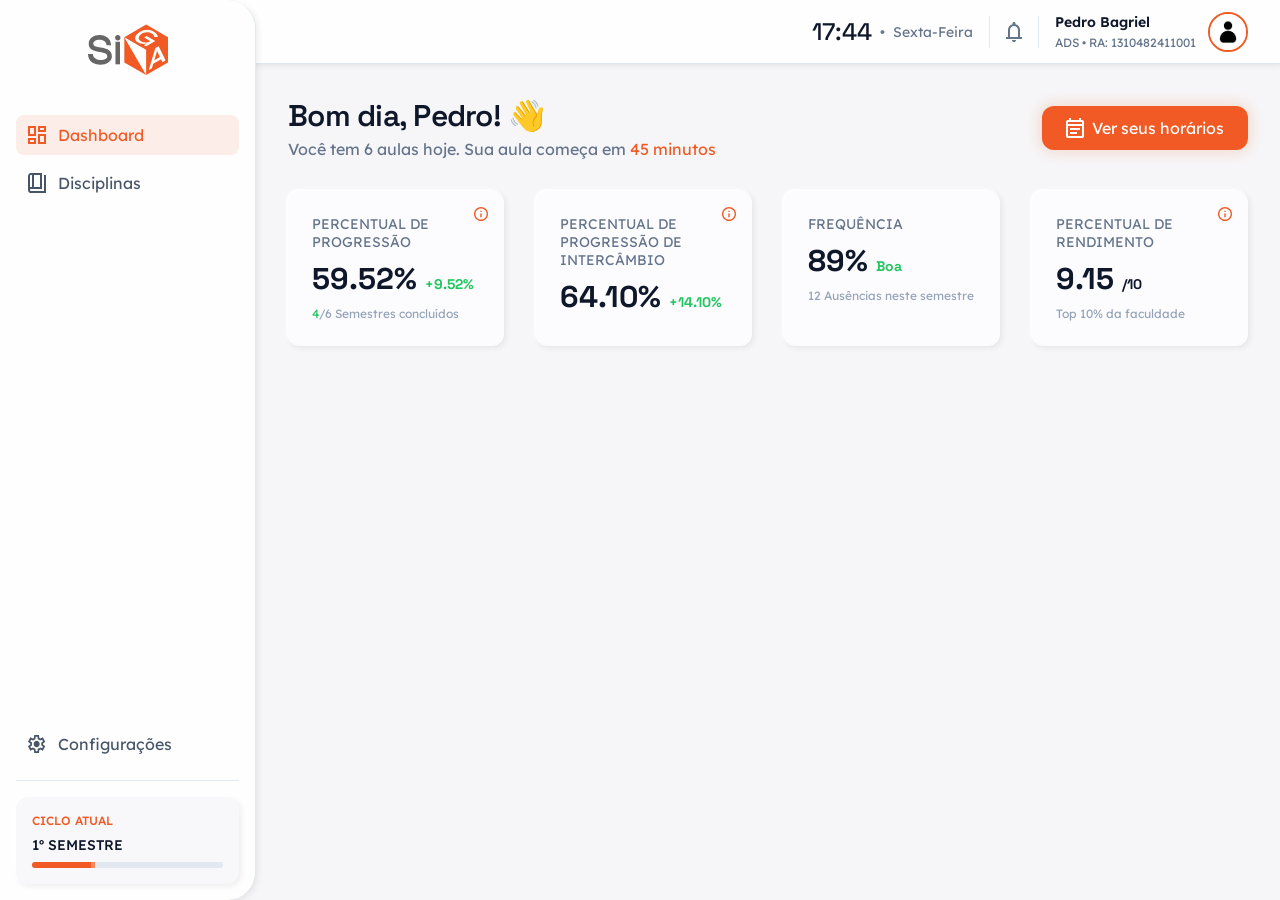
<file: home/home.html>
<!DOCTYPE html>
<html lang="en">
<head>
    <meta charset="UTF-8">
    <meta name="viewport" content="width=device-width, initial-scale=1.0">
    <link rel="stylesheet" href="../global.css">
    <link rel="stylesheet" href="home.css">
    <link rel="shortcut icon" href="../assets/favicon/favicon.ico" type="image/x-icon">
    <title>SIGA | Home</title>
</head>
<body>
    <div class="header">
        <div class="content">
            <div class="dateTime">
                <div class="horario">
                    <span id="hour"></span>
                    <span>:</span>
                    <span id="minutes"></span>
                </div>
                
                •
                <span id="weekday"></span>
            </div>

            <div class="vDivider"></div>

            <img src="../assets/icons/notification.svg" alt="Notification bell">

            <div class="vDivider"></div>

            <div class="userInfo">
                <div class="info">
                    <span id="name">Pedro Bagriel</span>
                    <span id="additionalInfo">ADS • RA: 1310482411001</span>
                </div>
                <img src="../assets/images/userImage.png" alt="User image">
            </div>
        </div>
    </div>

    <div class="menu">
        <img src="../assets/logos/logoSiga color.svg" alt="logo Siga" class="logo">
        <div class="pages">
            <div class="top">
                <span class="page active">
                    <img src="../assets/icons/elements.svg" alt="Dashboard icon">
                    Dashboard
                </span>
                <a class="page inactive">
                    <img src="../assets/icons/book1.svg" alt="Classes icon">
                    Disciplinas
                </a>
            </div>
            <a class="page inactive">
                <img src="../assets/icons/configuration.svg" alt="Configuration icon">
                Configurações
            </a>
        </div>
        <div class="hDivider"></div>
        <div class="progress">
            CICLO ATUAL
            <span id="semester">
                1º Semestre
            </span>
            <div class="progressBar">
                <div id="bar"></div>
            </div>
        </div>
    </div>

    <main>
        <div class="greetings">
            <div class="greet">
                <span>Bom dia, Pedro! 👋</span>
                <span>Você tem 6 aulas hoje. Sua aula começa em <b>45 minutos</b></span>
            </div>
            <a href="#" class="schedule">
                <img src="../assets/icons/schedule.svg" alt="Schedule Icon">
                Ver seus horários
            </a>
        </div>
        <div class="progress">
            <div class="data">
                <span>Percentual de progressão</span>
                <span>59.52% <b class="green">+9.52%</b></span>
                <span><b class="green">4</b>/6 Semestres concluídos</span>
                <div class="info-container" data-tooltip="Fração da carga horária total concluída, calculada com base nas disciplinas aprovadas">
                    <img class="information" src="../assets/icons/info.svg" alt="Info Icon">
                </div>
            </div>

            <div class="data">
                <span>Percentual de Progressão de Intercâmbio</span>
                <span>64.10% <b class="green">+14.10%</b></span>
                <div class="info-container" data-tooltip="Progresso acadêmico calculado exclusivamente sobre as disciplinas obrigatórias, desconsiderando componentes complementares">
                    <img class="information" src="../assets/icons/info.svg" alt="Info Icon">
                </div>
            </div>

            <div class="data">
                <span>Frequência</span>
                <span>89% <b class="green">Boa</b></span>
                <span>12 Ausências neste semestre</span>
            </div>

            <div class="data">
                <span>Percentual de rendimento</span>
                <span>9.15 <b>/10</b></span>
                <span>Top 10% da faculdade</span>
                <div class="info-container" data-tooltip="Média acumulada de todas as disciplinas, ponderada pela sua carga horária">
                    <img class="information" src="../assets/icons/info.svg" alt="Info Icon">
                </div>
            </div>
        </div>
    </main>
    <script src="../date.js"></script>
</body>
</html>
</file>
<file: global.css>
@font-face {
    font-family: 'Lexend';
    src: url('./assets/fonts/Lexend/Lexend-VariableFont_wght.ttf');
}

@font-face {
    font-family: 'Space-Grotesk';
    src: url('./assets/fonts/Space-Grotesk/SpaceGrotesk-VariableFont_wght.ttf');
}

*{
    padding: 0;
    margin: 0;

    box-sizing: border-box;
}

body{
    min-height: 100vh;
}
</file>
<file: home/home.css>
body{
    background: #F6F6F8;
    display: flex;
    flex-direction: row;

    overflow: hidden;
}

.header{
    z-index: 1;

    position: absolute;
    top: 0;

    display: flex;
    width: 100%;
    height: 64px;
    padding: 0 32px 0 256px;
    justify-content: flex-end;
    align-items: center;

    border-bottom: 1px solid #E2E8F0;
    background: #FEFEFF;

    box-shadow: -2px -2px 3px 0 #FFF, 2px 2px 6px 0 rgba(0, 0, 0, 0.07);

    .content{
        display: flex;
        align-items: center;
        gap: 16px;

        .vDivider{
            width: 1px;
            height: 32px;
            background: #E2E8F0;
        }

        .dateTime{
            display: flex;
            align-items: center;
            gap: 8px;

            color: #64748B;
            font-family: Lexend;
            font-size: 14px;

            .horario{
                color: #0F172A;
                font-family: Space-Grotesk;
                font-size: 24px;
                font-weight: 500;

                display: flex;

                span:nth-child(2){
                    animation: seg 1s steps(1) infinite;
                }
            }

            span#weekday{
                text-transform: capitalize;
            }
        }

        img{
            width: 16px;
            height: 20px;

            cursor: pointer;
        }

        .userInfo{

            display: flex;
            align-items: center;
            gap: 12px;

            .info{
                display: flex;
                flex-direction: column;
                align-items: flex-start;
                gap: 4px;

                span{
                    white-space: nowrap;
                }

                span#name{
                    color: #0F172A;
                    text-align: right;
                    font-family: Lexend;
                    font-size: 14px;
                    font-weight: 600;
                }

                span#additionalInfo{
                    color: #64748B;
                    text-align: right;
                    font-family: Lexend;
                    font-size: 12px;
                    font-weight: 400;
                }
            }

            img{
                height: 40px;
                width: 40px;

                border-radius: 9999px;
                border: 2px solid #F15A24;
            }
        }
    }
}

@keyframes seg {
    0% { opacity: 1; }
    50% { opacity: 0; }
    100% { opacity: 1; }
}

.menu{
    z-index: 2;

    user-select: none;

    display: flex;
    width: 256px;
    min-height: 100vh;
    flex-direction: column;
    justify-content: space-between;
    align-items: center;

    padding: 16px 16px;

    border-radius: 0 28px 28px 0;
    border-right: 1px solid #E2E8F0;
    background: #FEFEFF;

    box-shadow: -2px -2px 3px 0 #FFF, 2px 2px 6px 0 rgba(0, 0, 0, 0.07);

    img.logo{
        width: 80px;
        margin: 8px 0 24px 0;
    }

    .pages{
        display: flex;
        padding-top: 16px;
        flex-direction: column;
        justify-content: space-between;
        flex: 1 0 0;

        align-self: stretch;

        .top{
            display: flex;
            flex-direction: column;
            align-items: flex-start;
            gap: 8px;
        }

        .page{
            width: 100%;
            display: flex;
            padding: 10px 12px;
            align-items: center;
            gap: 12px;
            border-radius: 8px;

            color: #475569;
            font-family: Lexend;
            font-size: 16px;
            font-weight: 400;

            text-decoration: none;

            transition: 200ms ease-in-out;

            img{
                width: 18px;
            }

        }

        .active{
            color: #F15A24;
            background: rgba(241, 90, 36, 0.10);
        }

        .inactive:hover{
            background: rgba(226, 232, 240, 0.35);

            cursor: pointer;
        }
    }

    .hDivider{
        height: 1px;
        background-color: #E2E8F0;
        width: 100%;

        margin: 16px 0;
    }

    .progress{

        display: flex;
        padding: 16px;
        flex-direction: column;
        align-items: flex-start;
        gap: 8px;
        align-self: stretch;

        border-radius: 12px;
        background: #F8F8FA;

        box-shadow: -2px -2px 3px 0 #FFF, 2px 2px 6px 0 rgba(0, 0, 0, 0.07);

        color: #F15A24;
        font-family: Lexend;
        font-size: 12px;
        font-weight: 500;
        text-transform: uppercase;

        span#semester{
            color: #0F172A;
            font-size: 14px;
        }

        .progressBar{
            height: 6px;
            align-self: stretch;
            border-radius: 3px;

            background-color: #E2E8F0;
            overflow: hidden;

            #bar{
                height: 6px;
                width: 33%;
                background-color: #F15A24;

                border-right: #f78961 solid 4px;
            }
        }
    }
}

main{
    z-index: 0;

    margin-top: 64px;
    width: calc(100% - 256px);

    display: flex;
    flex-direction: column;
    align-items: flex-start;

    padding: 32px;
    gap: 32px;

    height: calc(100vh - 64px);
    overflow-y: auto;

    .greetings{
        display: flex;
        justify-content: space-between;
        align-items: center;
        flex-shrink: 0;
        align-self: stretch;

        .greet{
            display: flex;
            flex-direction: column;
            align-items: flex-start;
            gap: 4px;

            span:nth-child(1){
                color: #0F172A;
                font-family: "Space-Grotesk";
                font-size: 30px;
                font-weight: 600;
                letter-spacing: -0.75px;
            }

            span:nth-child(2){
                color: #64748B;
                font-family: Lexend;
                font-size: 16px;
                font-weight: 400;

                b{
                    color: #F15A24;
                    font-family: Lexend;
                    font-size: 16px;
                    font-weight: 400;
                }
            }
        }

        a.schedule{
            display: flex;
            padding: 12px 24px;
            align-items: center;
            gap: 8px;

            border-radius: 12px;
            background: #F15A24;

            color: #FFF;
            font-family: Lexend;
            font-size: 16px;
            font-weight: 400;

            box-shadow: 0 0 15px 2px rgba(236, 91, 19, 0.20);

            text-decoration: none;
            transition: 200ms ease-in-out;
        }

        a.schedule:hover{
            background: #f1632f;
        }

        a.schedule:active{
             box-shadow: 0 0 25px 3px rgba(236, 91, 19, 0.30);
        }
    }

    .progress{
        display: flex;
        justify-content: space-between;
        align-items: center;
        flex-shrink: 0;
        align-self: stretch;

        gap: 32px;

        .data{
            position: relative;

            width: 100%;
            display: flex;
            padding: 24px;
            flex-direction: column;
            align-items: flex-start;
            gap: 8px;
            align-self: stretch;

            border-radius: 12px;
            background: #FCFCFF;

            box-shadow: -2px -2px 3px 0 #FFF, 2px 2px 6px 0 rgba(0, 0, 0, 0.07);

            span:nth-child(1){
                color: #64748B;
                font-family: Lexend;
                font-size: 14px;
                font-weight: 400;
                text-transform: uppercase;
            }

            .green{
                color: #22C55E;
            }

            span:nth-child(2){
                color: #0F172A;
                font-family: "Space-Grotesk";
                font-size: 30px;
                font-weight: 700;

                b{
                    font-size: 14px;
                }
            }

            span:nth-child(3){
                color: #94A3B8;
                font-family: Lexend;
                font-size: 12px;
                font-style: normal;
                font-weight: 400;
                line-height: 16px;

                b{
                    font-weight: 400;
                }
            }

            .info-container{
                position: absolute;
                top: 16px;
                right: 16px;

                img{
                    width: 14px;
                    display: flex;
                    align-items: center;
                    justify-content: center;

                    cursor: help;
                }
            }

            .info-container::after {
                content: attr(data-tooltip);
                
                position: absolute;
                bottom: 100%;
                left: 50%;
                transform: translateX(-100%) translateY(10px);

                font-family: Lexend;
                background-color: #F15A24;
                color: #fff;
                font-size: 12px;

                padding: 8px 12px;
                border-radius: 8px;
                width: 200px;
                pointer-events: none;

                box-shadow: 0 0 15px 2px rgba(0, 0, 0, 0.10);

            
                opacity: 0;
                transition: all 0.3s ease;
            }

            .info-container:hover::after {
                opacity: 1;
                transform: translateX(-100%) translateY(0);
            }

            
        }
    }
}
</file>
